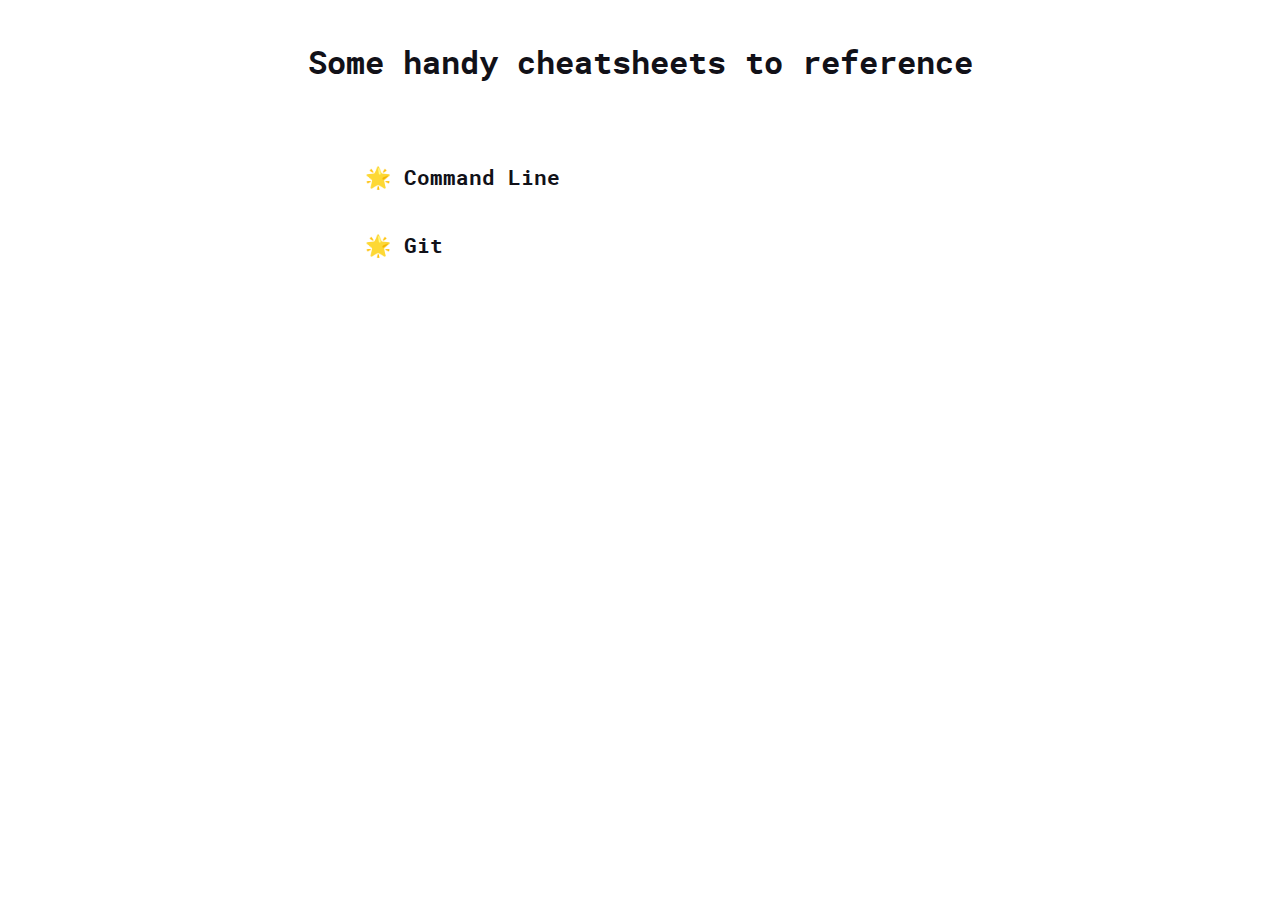
<file: index.html>
<!DOCTYPE html>
<html>
<head>
  <meta charset="utf-8" />
  <meta http-equiv="X-UA-Compatible" content="IE=edge">
  <title>Command Line Cheatsheets</title>
  <meta name="viewport" content="width=device-width, initial-scale=1">
  <link rel="stylesheet" href="fonts.css" type="text/css" charset="utf-8" />
  <link rel="stylesheet" type="text/css" media="screen" href="styles.css" />
</head>
<body>

    <h1>Some handy cheatsheets to reference</h1>
    <section class="home-list">
      <h2>🌟 <a href='command-line-cheatsheet.html'>Command Line</a></h2>
    </section>
     <section class="home-list">
      <h2>🌟 <a href='git-cheatsheet.html'>Git</a></h2>
    </section>


    
</body>
</html>
</file>
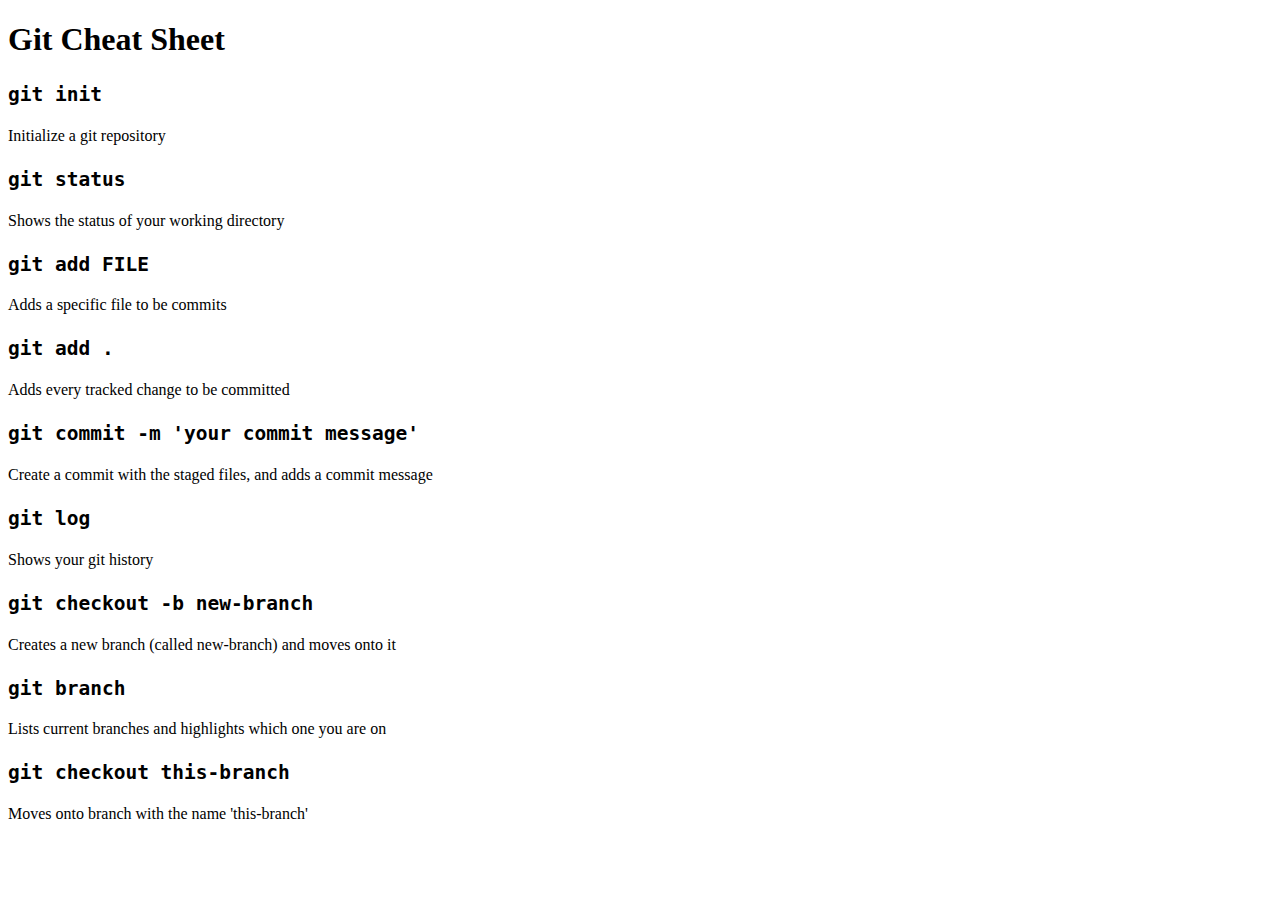
<file: cheatsheet.html>
<!DOCTYPE html>
<html>
<head>
  <meta charset="utf-8" />
  <meta http-equiv="X-UA-Compatible" content="IE=edge">
  <title>Command line Cheatsheet</title>
  <meta name="viewport" content="width=device-width, initial-scale=1">
</head>
<body>
  <h1>Git Cheat Sheet</h1>
  
  <div class="list">
    <section>
      <h2><code>git init</code></h2>
      <p>Initialize a git repository</p>
    </section>
  
    <section>
      <h2><code>git status</code></h2>
      <p>Shows the status of your working directory</p>
    </section>
  
    <section>
      <h2><code>git add FILE</code></h2>
      <p>Adds a specific file to be commits</p>
    </section>
  
    <section>
      <h2><code>git add .</code></h2>
      <p>Adds every tracked change to be committed</p>
    </section>
  
    <section>
      <h2><code>git commit -m 'your commit message'</code></h2>
      <p>Create a commit with the staged files, and adds a commit message</p>
    </section>
  
    <section>
      <h2><code>git log</code></h2>
      <p>Shows your git history</p>
    </section>

    <section>
      <h2><code>git checkout -b new-branch</code></h2>
      <p>Creates a new branch (called new-branch) and moves onto it</p>
    </section>
  
    <section>
      <h2><code>git branch</code></h2>
      <p>Lists current branches and highlights which one you are on</p>
    </section>
  
    <section>
      <h2><code>git checkout this-branch</code></h2>
      <p>Moves onto branch with the name 'this-branch'</p>
    </section>
  
    <!-- remember to add more (and commit more) as you go! -->
    <!-- <section>
      <h2><code></code></h2>
      <p></p>
    </section>
   -->
  </div>
 </body>
</html>
</file>
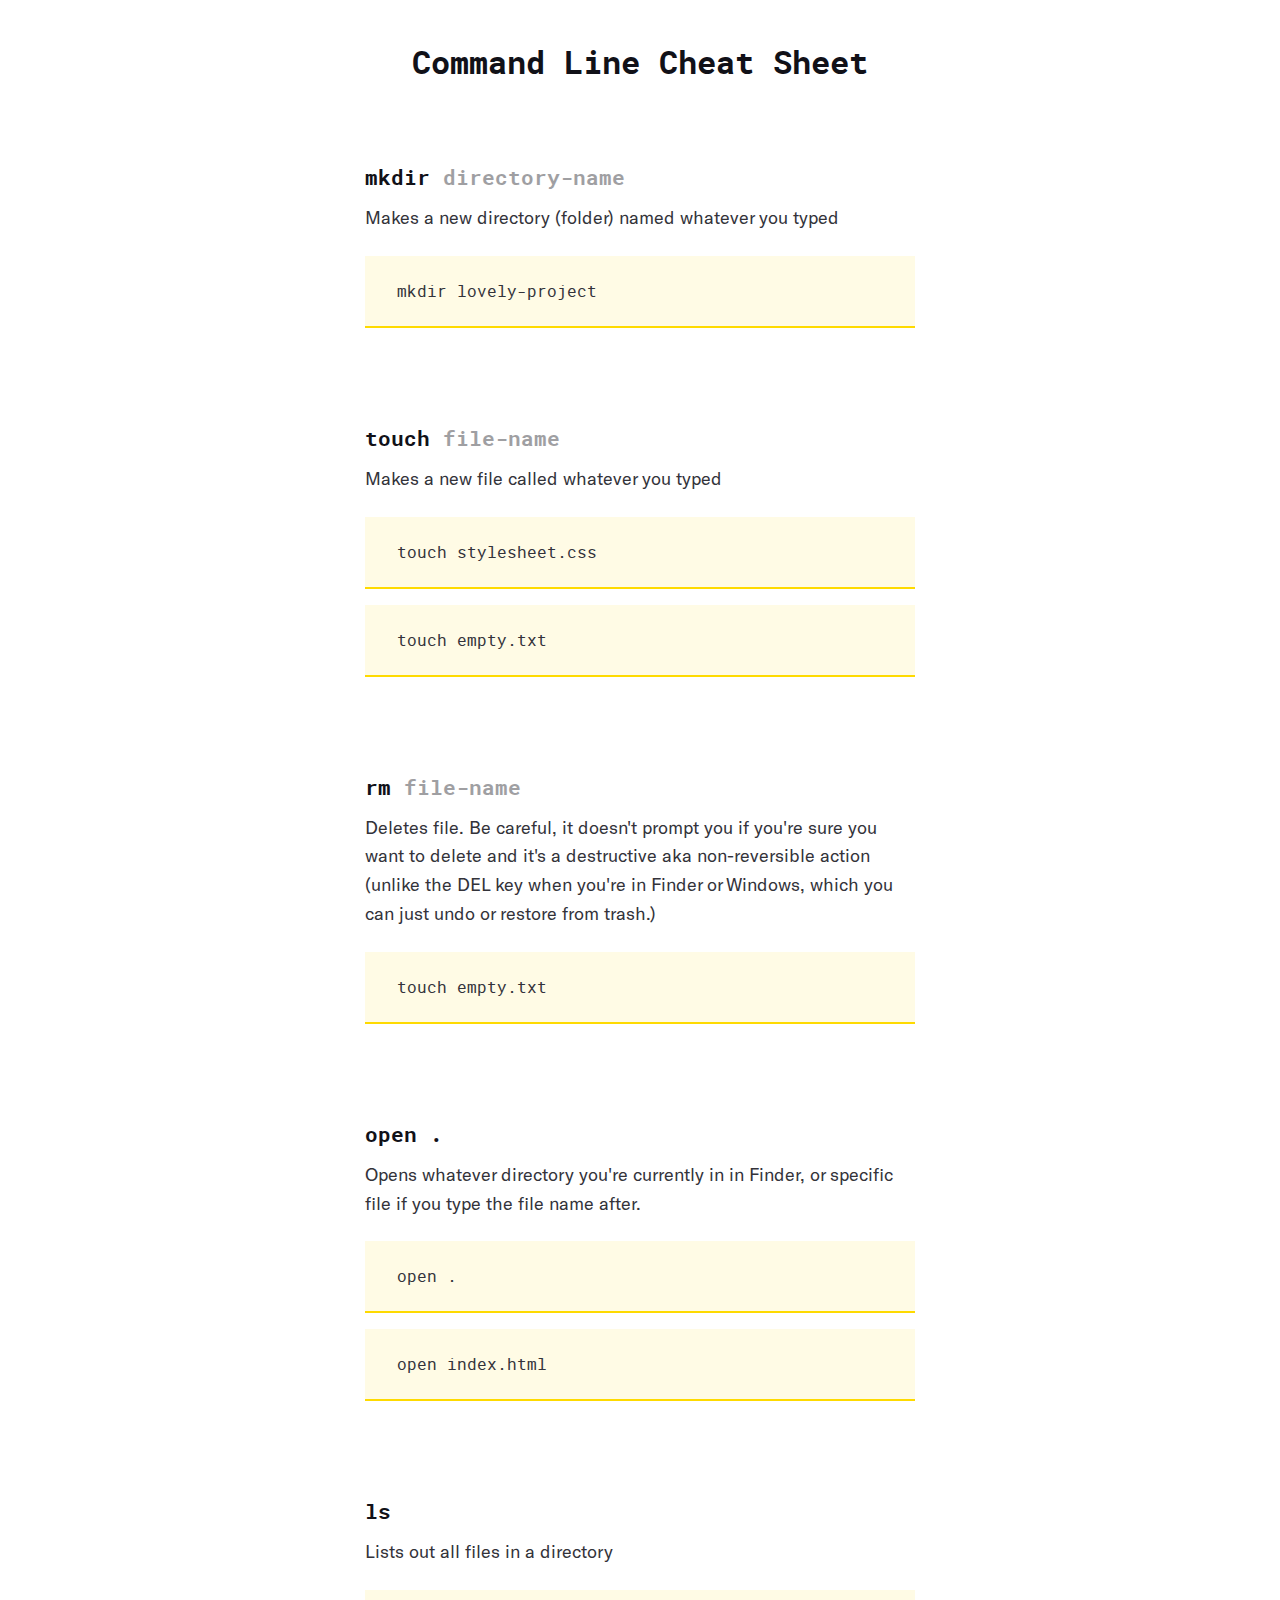
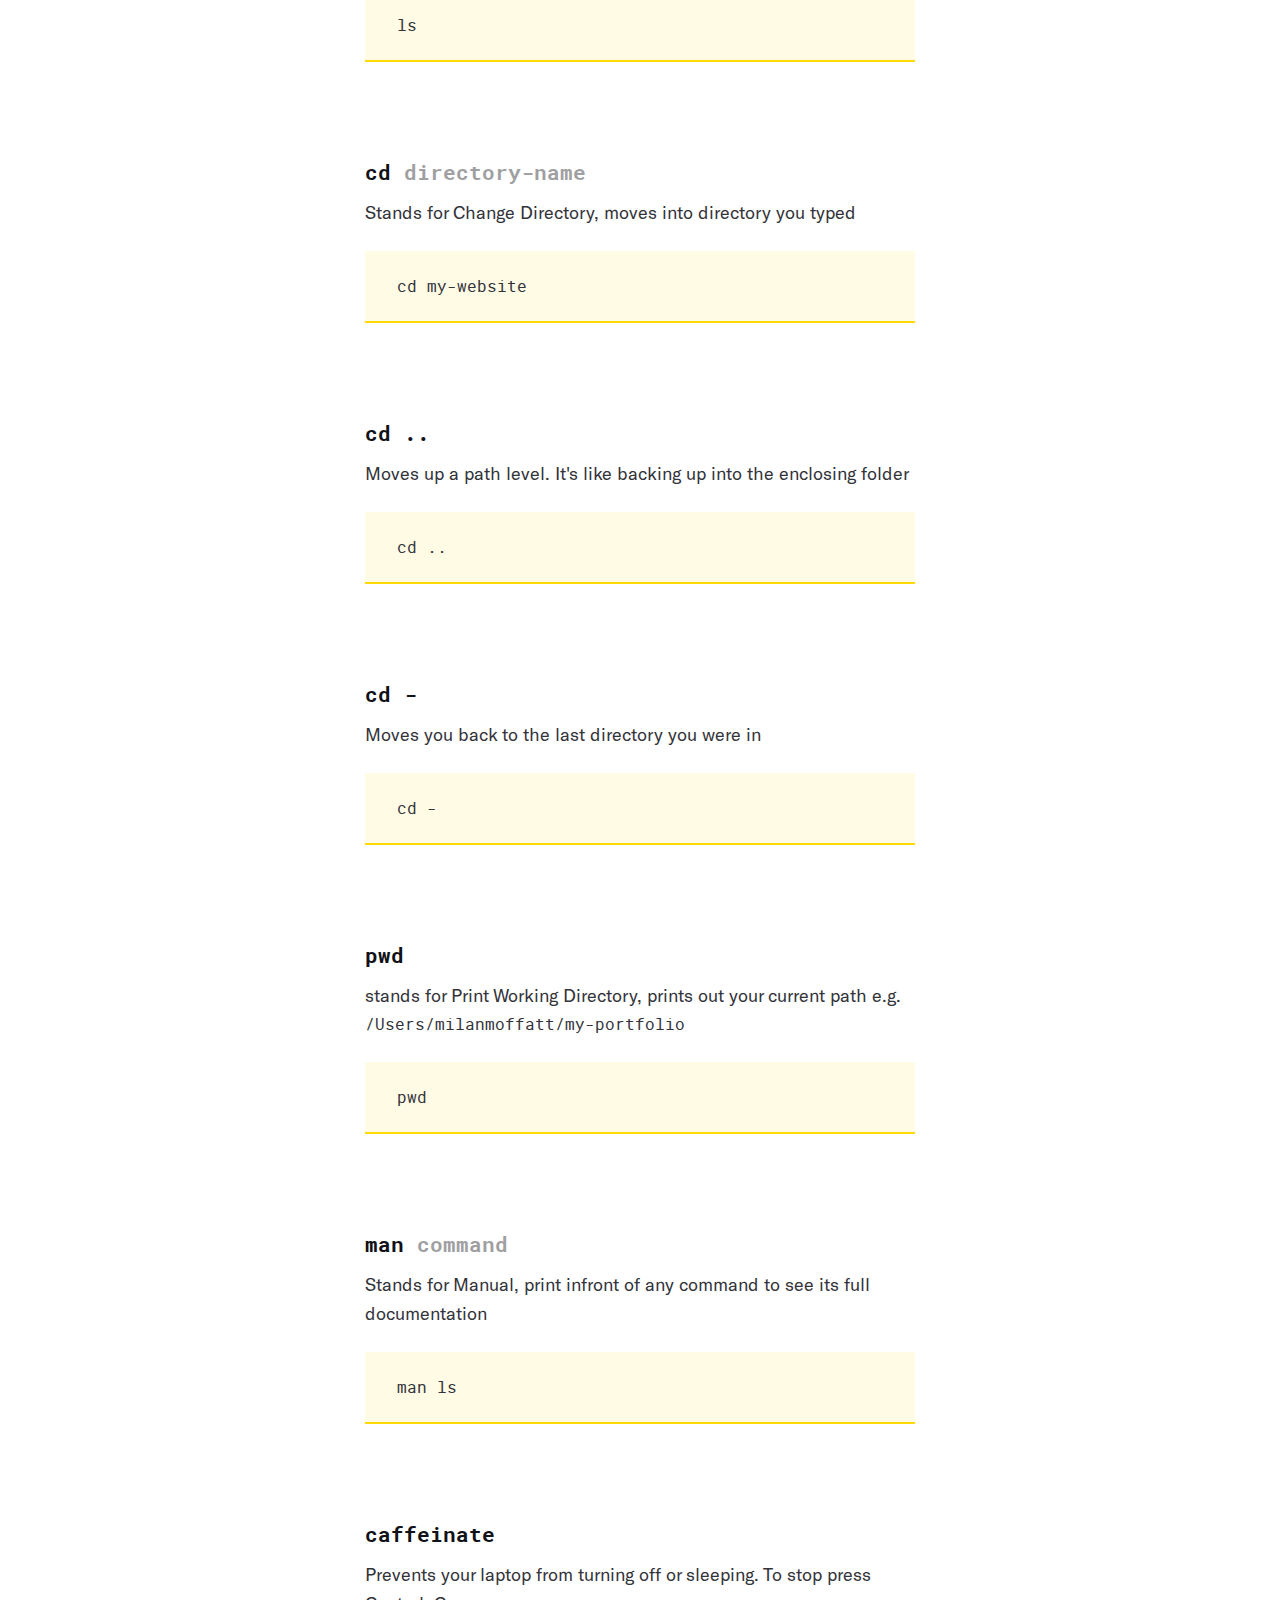
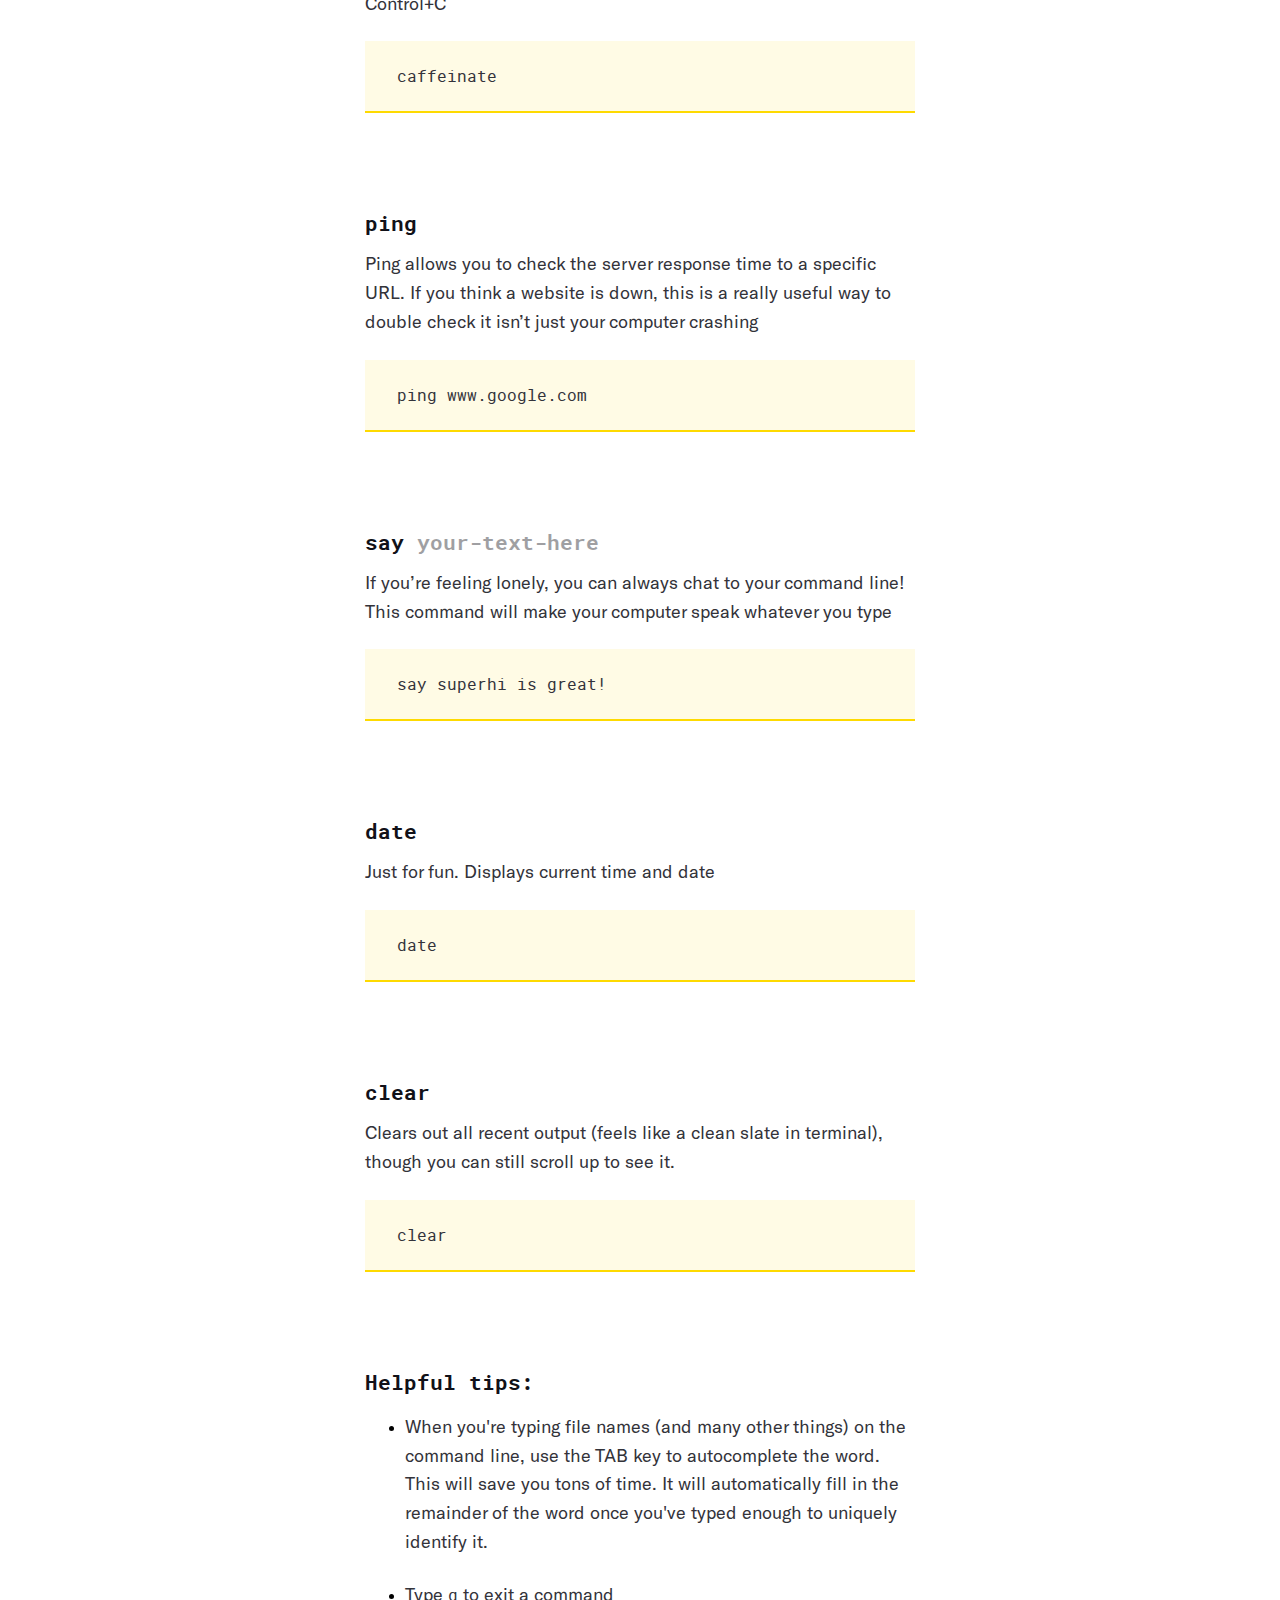
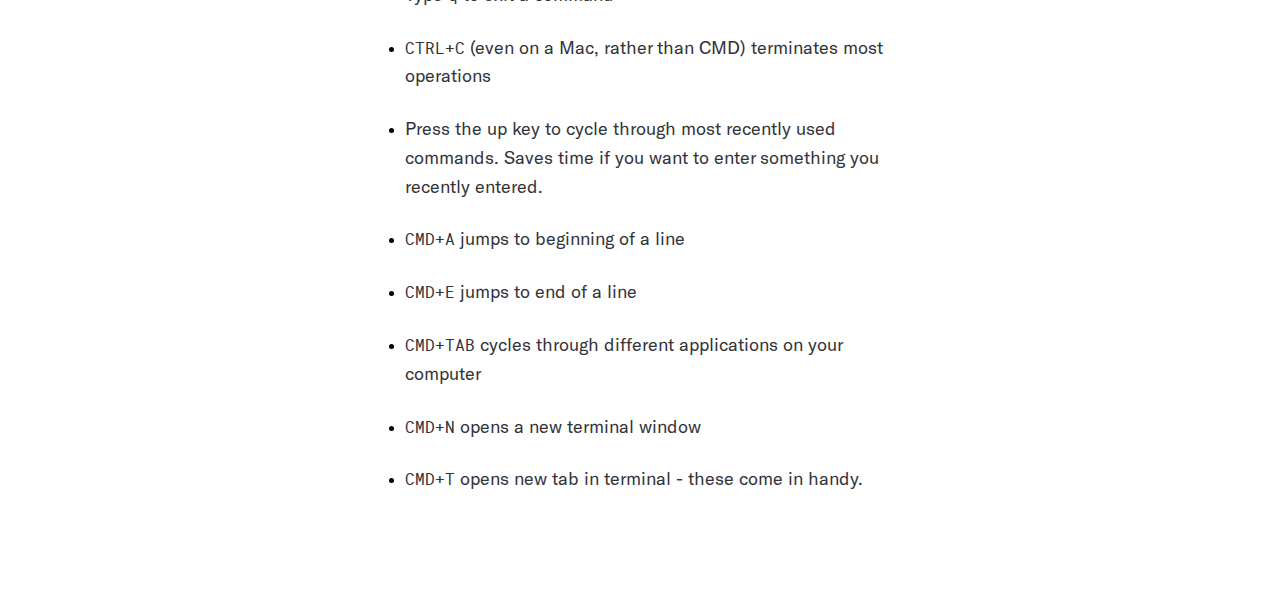
<file: command-line-cheatsheet.html>
<!DOCTYPE html>
<html>
<head>
    <meta charset="utf-8" />
    <meta http-equiv="X-UA-Compatible" content="IE=edge">
    <title>Command line Cheatsheet</title>
    <meta name="viewport" content="width=device-width, initial-scale=1">
    <link rel="stylesheet" type="text/css" charset="utf-8" href="fonts.css" />
    <link rel="stylesheet" type="text/css" media="screen" href="styles.css" />
</head>
<h1>Command Line Cheat Sheet</h1>
  
<div class="list">
  <section>
    <h2 class="code">mkdir <span class="your-text">directory-name</span></h2>
    <p>Makes a new directory (folder) named whatever you typed</p>
    <div class="snippet">
      mkdir lovely-project
    </div>
  </section>


  <section>
      <h2 class="code">touch <span class="your-text">file-name</span></h2>
      <p>Makes a new file called whatever you typed</p>
      <div class="snippet">
        touch stylesheet.css
      </div>
      <div class="snippet">
          touch empty.txt
        </div>
    </section>

    <section>
        <h2 class="code">rm <span class="your-text">file-name</span></h2>
        <p>Deletes file. Be careful, it doesn't prompt you if you're sure you want to delete and it's a destructive aka non-reversible action (unlike the DEL key when you're in Finder or Windows, which you can just undo or restore from trash.)</p>
        <div class="snippet">
          touch empty.txt
        </div>
      </section>
      
      <section>
          <h2 class="code">open .</h2>
          <p>Opens whatever directory you're currently in in Finder, or specific file if you type the file name after.</p>
          <div class="snippet">
              open .
          </div>
          <div class="snippet">
              open index.html
          </div>
        </section>

    <section>
        <h2 class="code">ls</h2>
        <p>Lists out all files in a directory</p>
        <div class="snippet">
          ls
        </div>
      </section>

      <section>
          <h2 class="code">cd <span class="your-text">directory-name</span></h2>
          <p>Stands for Change Directory, moves into directory you typed</p>
          <div class="snippet">
            cd my-website
          </div>
        </section>

        <section>
            <h2 class="code">cd ..</h2>
            <p>Moves up a path level. It's like backing up into the enclosing folder</p>
            <div class="snippet">
              cd .. 
            </div>
          </section>

          <section>
              <h2 class="code">cd -</h2>
              <p>Moves you back to the last directory you were in</p>
              <div class="snippet">
                cd -
              </div>
            </section>

            <section>
                <h2 class="code">pwd</h2>
                <p>stands for Print Working Directory, prints out your current path e.g. <code>/Users/milanmoffatt/my-portfolio</code></p>
                <div class="snippet">
                  pwd
                </div>
              </section>

              <section>
                  <h2 class="code">man <span class="your-text">command</span></h2>
                  <p>Stands for Manual, print infront of any command to see its full documentation </p>
                  <div class="snippet">
                    man ls
                  </div>
                </section>

                <section>
                    <h2 class="code">caffeinate</h2>
                    <p>Prevents your laptop from turning off or sleeping. To stop press Control+C</p>
                    <div class="snippet">
                      caffeinate
                    </div>
                  </section>

                  <section>
                      <h2 class="code">ping</h2>
                      <p>Ping allows you to check the server response time to a specific URL. If you think a website is down, this is a really useful way to double check it isn’t just your computer crashing</p>
                      <div class="snippet">
                        ping www.google.com
                      </div>
                  </section>

                  <!-- <section>
                      <h2 class="code">grep</h2>
                      <p>Searches any given input files for specific patterns, and will print them out to the terminal for you</p>
                      <div class="snippet">
                        grep
                      </div>
                  </section>

                    <section>
                        <h2 class="code">cat <span class="your-text">file-name</span></h2>
                        <p>This prints out the text of a file onto your terminal, which can be useful if you are searching for something. It is especially useful with the <code>grep</code> command.</p>
                        <div class="snippet">
                          cat grep
                        </div>
                    </section>

                    <section>
                        <h2 class="code">cat <span class="your-text">file-name</span> | grep <span class="your-text">keyword</span></h2>
                        <p>Search for something within file specified, e.g. the command below would show you which lines in those files have the word Git</p>
                        <div class="snippet">
                         cat git-cheatsheet.html index.html | grep Git
                        </div>
                    </section> -->

                    <section>
                        <h2 class="code">say <span class="your-text">your-text-here</span></h2>
                        <p>If you’re feeling lonely, you can always chat to your command line! This command will make your computer speak whatever you type</p>
                        <div class="snippet">
                          say superhi is great!
                        </div>
                    </section>

                    <section>
                        <h2 class="code">date</h2>
                        <p>Just for fun. Displays current time and date</p>
                        <div class="snippet">
                          date
                        </div>
                    </section>

                    <section>
                        <h2 class="code">clear</h2>
                        <p>Clears out all recent output (feels like a clean slate in terminal), though you can still scroll up to see it.</p>
                        <div class="snippet">
                            clear
                          </div>
                      </section>

                    <section>
                        <h2 class="code">Helpful tips:</h2>
                        <ul>
                            <li><p>When you're typing file names (and many other things) on the command line, use the TAB key to autocomplete the word. This will save you tons of time. It will automatically fill in the remainder of the word once you've typed enough to uniquely identify it.</p></li>                        
                            <li><p>Type <code>q</code> to exit a command</p></li>
                            <li><p><code>CTRL+C</code> (even on a Mac, rather than CMD) terminates most operations</p></li>
                            <li><p>Press the up key to cycle through most recently used commands. Saves time if you want to enter something you recently entered.</p></li>
                            <li><p><code>CMD+A</code> jumps to beginning of a line</p></li>
                            <li><p><code>CMD+E</code> jumps to end of a line</p></li>
                            <li><p><code>CMD+TAB</code> cycles through different applications on your computer</p></li>
                            <li><p><code>CMD+N</code> opens a new terminal window</p></li>
                            <li><p><code>CMD+T</code> opens new tab in terminal - these come in handy.</p></li>
                        </ul>
                    </section>

  <!-- Add more as you learn them! -->
  <!-- <section>
    <h2><code></code></h2>
    <p></p>
  </section> -->
</body>
</html>
</file>
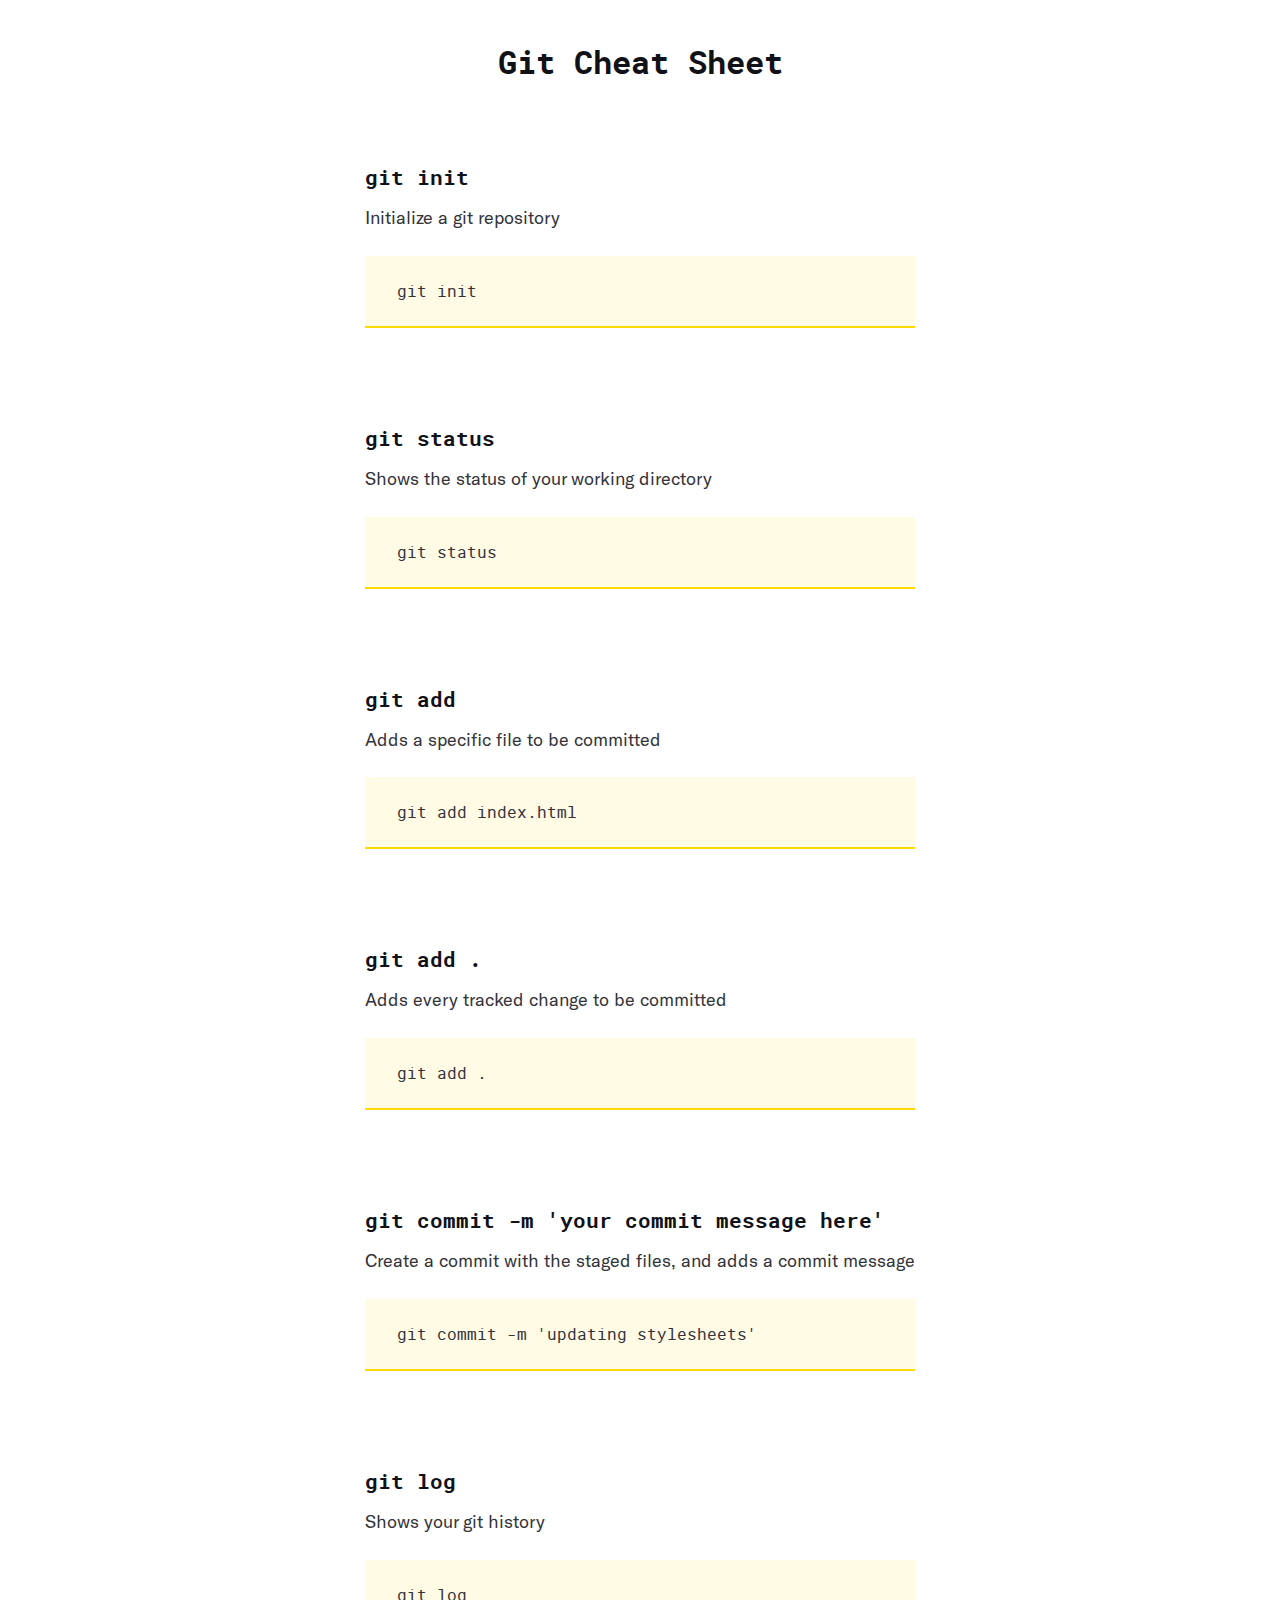
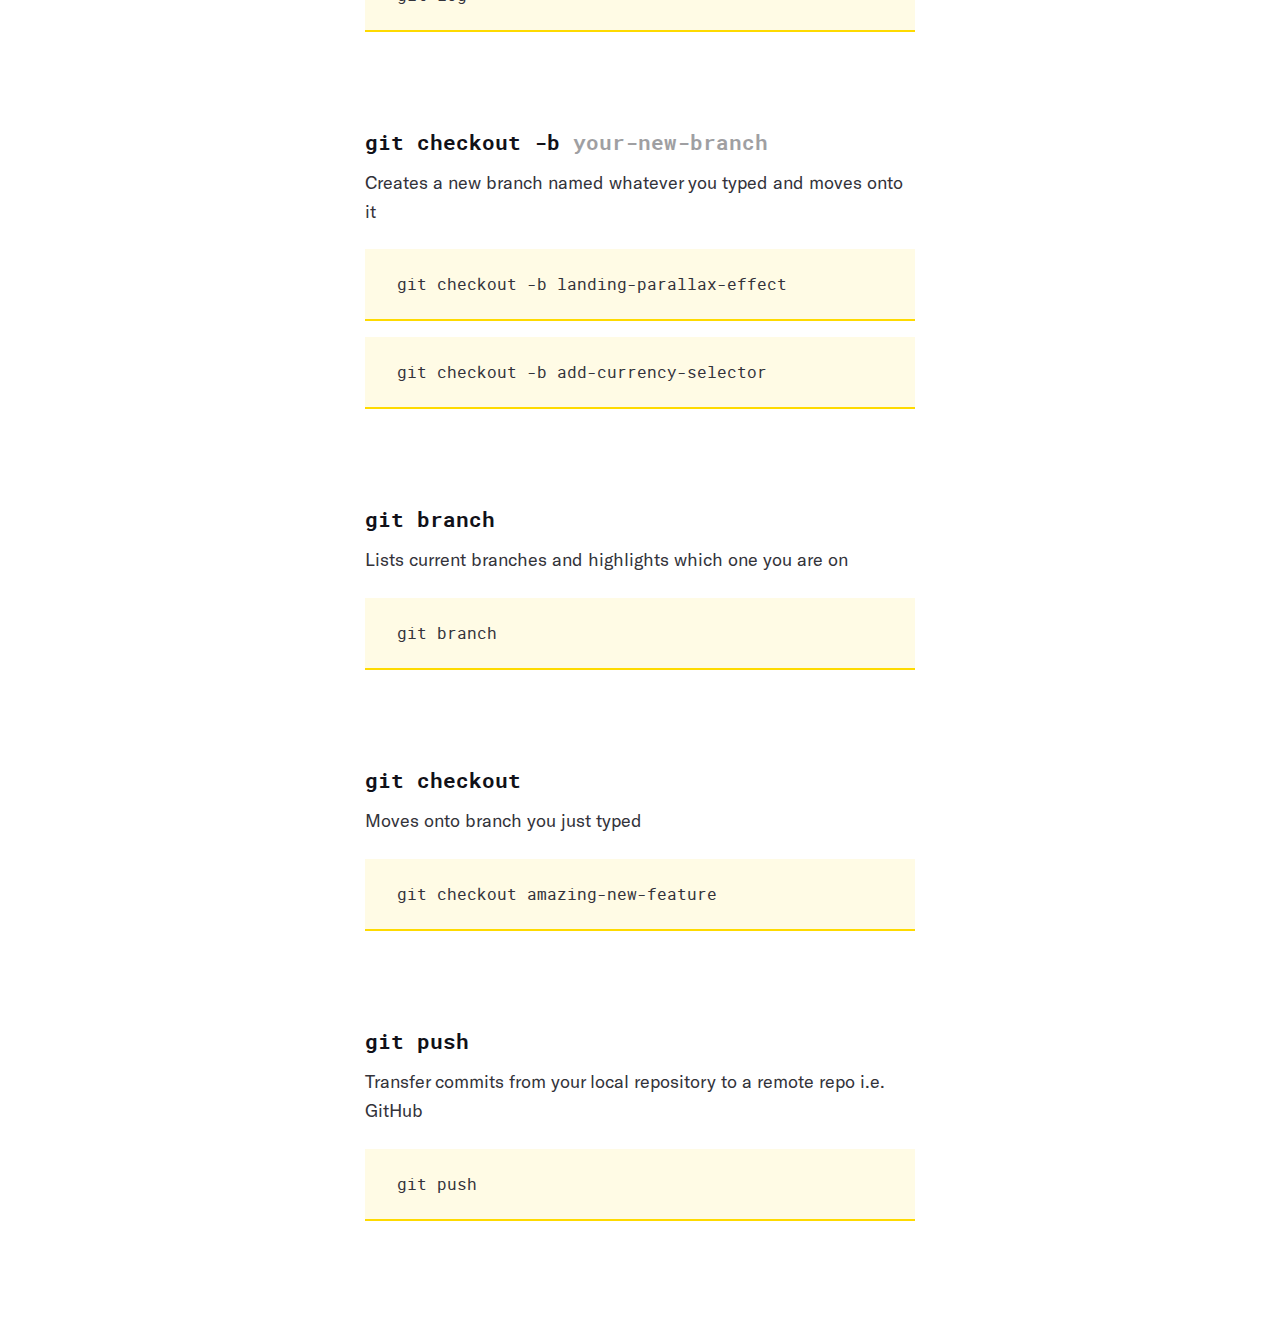
<file: git-cheatsheet.html>
<!DOCTYPE html>
<html>
<head>
  <meta charset="utf-8" />
  <meta http-equiv="X-UA-Compatible" content="IE=edge">
  <title>Git Cheatsheet – SuperHi Command Line for Creatives course</title>
  <meta name="viewport" content="width=device-width, initial-scale=1">
  <link rel="stylesheet" href="fonts.css" type="text/css" charset="utf-8" />
  <link rel="stylesheet" type="text/css" media="screen" href="styles.css" />
</head>
<body>

  <h1>Git Cheat Sheet</h1>
  
  <div class="list">
    <section>
      <h2 class="code">git init</h2>
      <p>Initialize a git repository</p>
      <div class="snippet">
        git init
      </div>
    </section>

    <section>
      <h2 class="code">git status</h2>
      <p>Shows the status of your working directory</p>
      <div class="snippet">
        git status
      </div>
    </section>

    <section>
      <h2 class="code">git add <your filename here></h2>
      <p>Adds a specific file to be committed</p>
      <div class="snippet">
        git add index.html
      </div>
    </section>

    <section>
      <h2 class="code">git add .</h2>
      <p>Adds every tracked change to be committed</p>
      <div class="snippet">
        git add .
      </div>
    </section>

    <section>
    <h2 class="code">git commit -m 'your commit message here'
    </h2>
    <p>Create a commit with the staged files, and adds a commit message</p>
    <div class="snippet">
      git commit -m 'updating stylesheets'
    </div>
  </section>

  <section>
  <h2 class="code">git log</h2>
  <p>Shows your git history</p>
  <div class="snippet">
    git log
  </div>
</section>

<section>
  <h2 class="code">git checkout -b <span class="your-text">your-new-branch</span></h2>
  <p>Creates a new branch named whatever you typed and moves onto it</p>
  <div class="snippet">
    git checkout -b landing-parallax-effect
  </div>
  <div class="snippet">
    git checkout -b add-currency-selector
  </div>
</section>
  
<section>
  <h2 class="code">git branch</h2>
  <p>Lists current branches and highlights which one you are on</p>
  <div class="snippet">
    git branch
  </div>
</section>
  
<section>
  <h2 class="code">git checkout <your branch name here></h2>
  <p>Moves onto branch you just typed</p>
  <div class="snippet">
    git checkout amazing-new-feature
  </div>
</section>

<section>
  <h2 class="code">git push</h2>
  <p>Transfer commits from your local repository to a remote repo i.e. GitHub</p>
  <div class="snippet">
    git push
  </div>
</section>
  
    <!-- remember to add more (and commit more) as you go! -->
    <!-- <section>
      <h2><code></code></h2>
      <p></p>
    </section>
   -->
  </div>
 </body>
</html>
</file>
<file: fonts.css>
/*! Generated by Font Squirrel (https://www.fontsquirrel.com) on October 8, 2018 */

@font-face {
    font-family: 'Roboto-Mono-Bold';
    src: url('fonts/robotomono-bold.woff') format('woff');
    font-weight: normal;
    font-style: normal;

}

@font-face {
    font-family: 'Roboto-Mono-Regular';
    src: url('fonts/robotomono-regular.woff') format('woff');
    font-weight: normal;
    font-style: normal;

}

@font-face {
    font-family: 'GT-America-Italic';
    src: url('fonts/GT-America-Italic.woff') format('woff');
    font-weight: normal;
    font-style: normal;

}

@font-face {
    font-family: 'GT-America-Regular';
    src: url('fonts/GT-America-Regular.woff') format('woff');
    font-weight: normal;
    font-style: normal;

}

@font-face {
    font-family: 'Px-Grotesk-Regular';
    src: url('fonts/PxGrotesk-Regular.woff') format('woff');
    font-weight: normal;
    font-style: normal;

}

@font-face {
    font-family: 'Px-Grotesk-Bold';
    src: url('fonts/PxGrotesk-Bold.woff') format('woff');
    font-weight: normal;
    font-style: normal;

}
</file>
<file: styles.css>
.snippet {
  display: block;
  overflow-x: auto;
  padding: 24px 32px;
  margin-bottom: 16px;
  background: #fffbe5;
  color: #33333a;
  font-family: 'Roboto-Mono-Regular', sans-serif;
  font-size: 16px;
  border-bottom: solid 2px #feda00;
}

.home-list {
display: flex;
max-width: 550px;
margin: 0 auto;
flex-direction: column;
margin-bottom: 40px;
}

.home-list a {
text-decoration: none;
color: #111118;
border-bottom: 2px solid #fff;
}

.home-list a:hover {
transition: 0.2s;
border-bottom: 2px solid #111118;
}

code {
color: #33333a;
font-family: 'Roboto-Mono-Regular', sans-serif;
font-size: 16px;
}

h1 {
  margin: 40px 0 80px;
  text-align: center;
  font-family: 'Roboto-Mono-Bold', sans-serif;
  color: #111118;
}

h2 {
font-family: 'Roboto-Mono-Bold', sans-serif;
font-size: 21px;
margin: 0;
color: #111118;
}

 .list {
  display: flex;
  max-width: 550px;
  margin: 0 auto;
  flex-direction: column;
}

 .list section {
  margin-bottom: 80px;
}

p {
  font-family: 'GT-America-Regular', sans-serif;
  margin: 12px 0 24px;
  font-size: 18px;
  line-height: 1.6;
  color: #33333a;
}

.your-text {
  opacity: 0.4;
}
</file>
